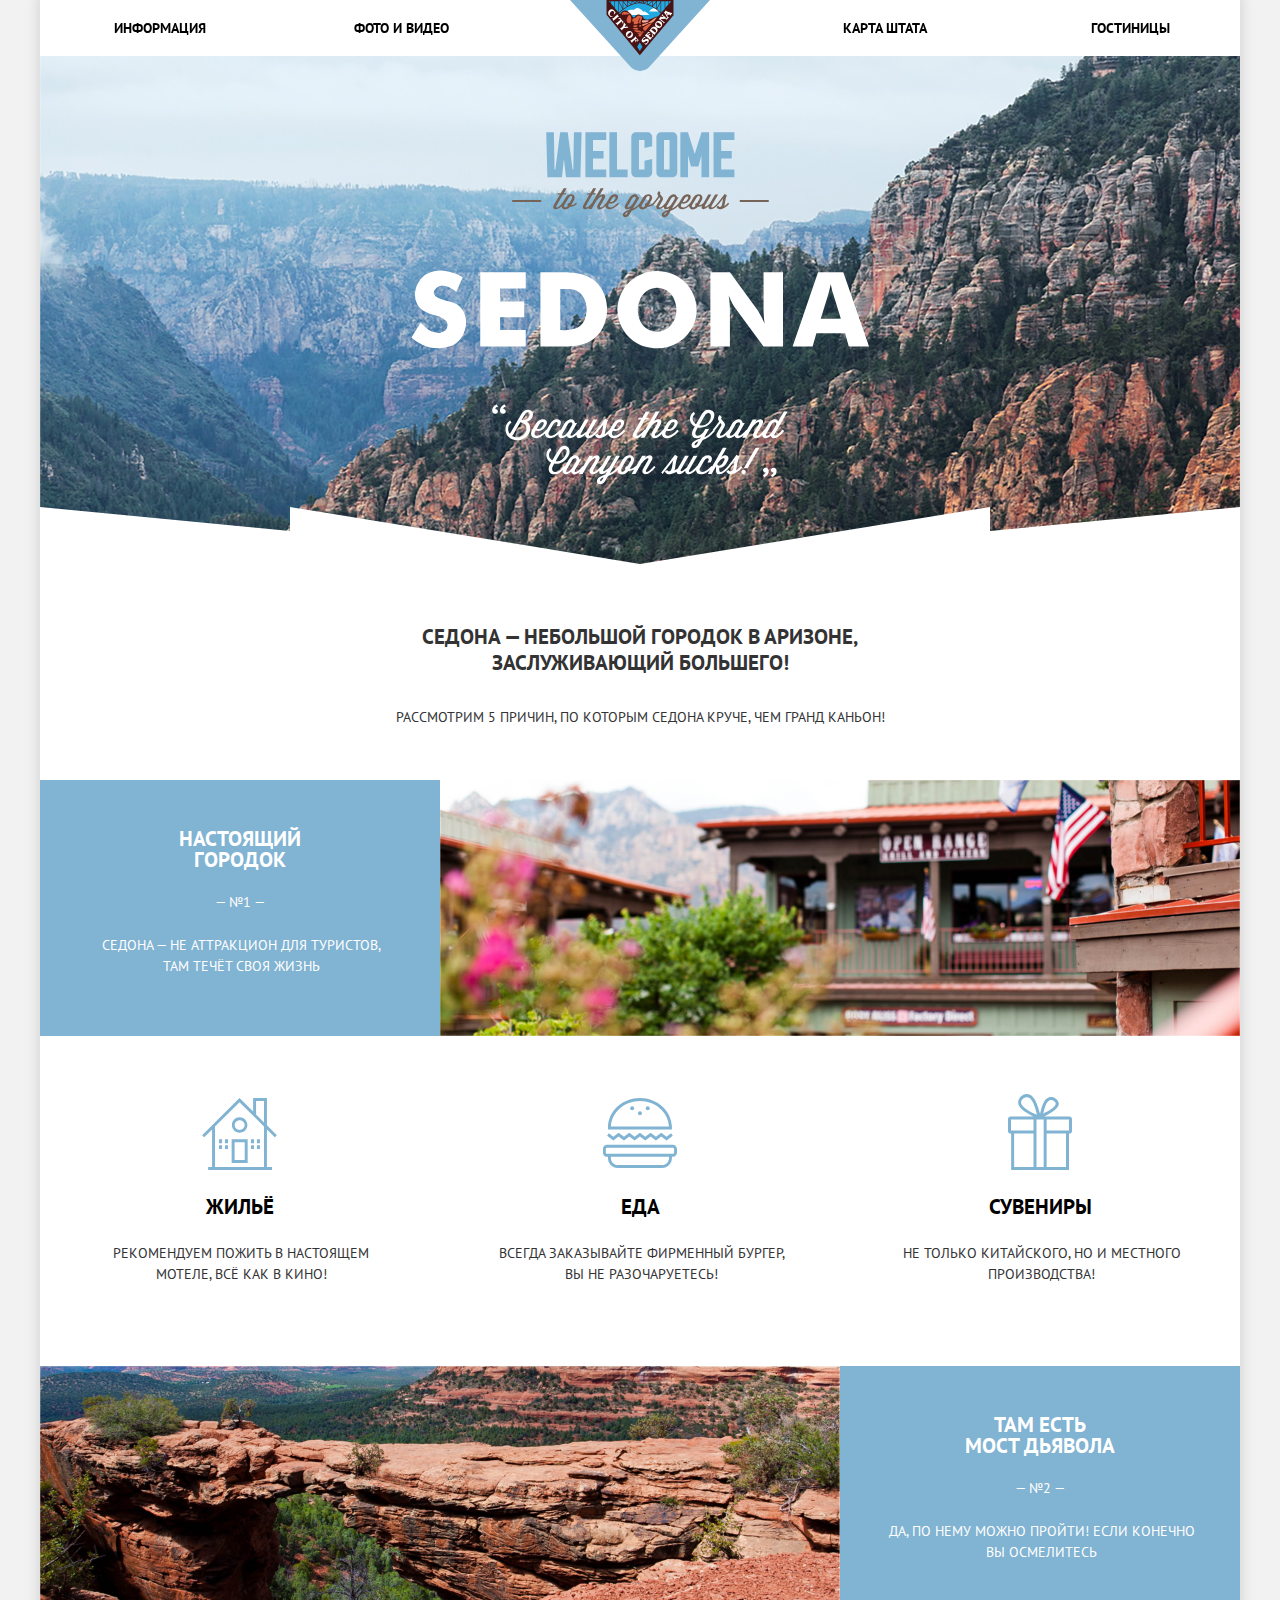
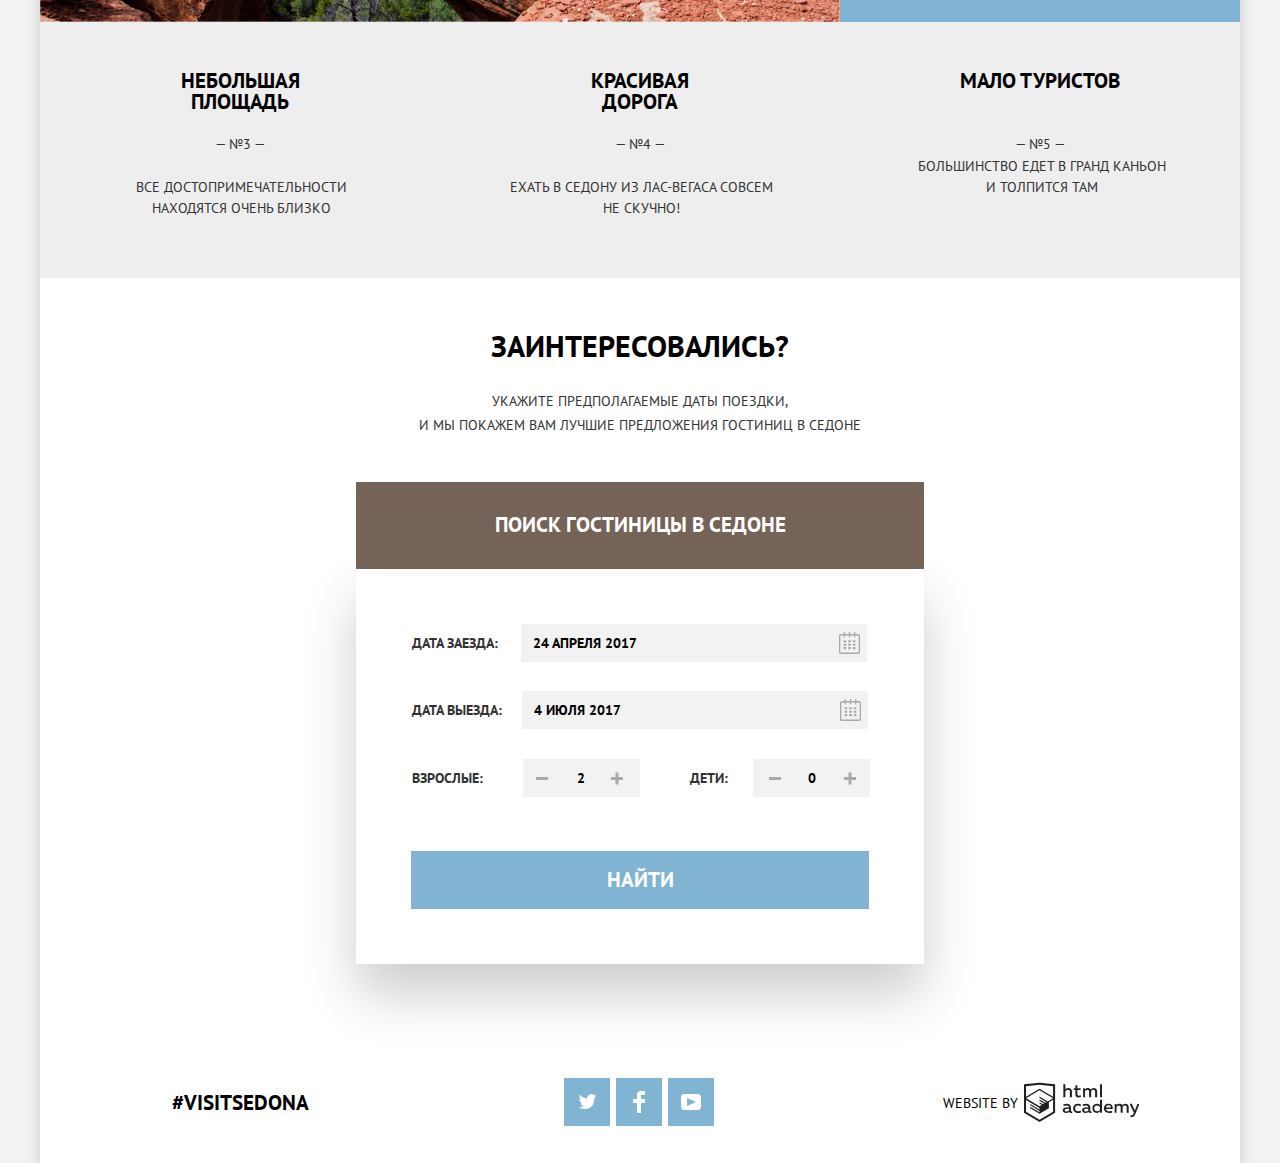
<file: index.html>
<!DOCTYPE html>
<html lang="ru">

<head>
	<meta charset="utf-8">
	<title>HTML Academy: Седона</title>
	<link rel="stylesheet" href="css/normalize.css">
	<link href="https://fonts.googleapis.com/css?family=PT+Sans:400,700&amp;subset=cyrillic" rel="stylesheet">
	<link rel="stylesheet" href="css/style.min.css">
</head>

<body>
	<header class="page-header">
		<nav class="site-navigation">
			<ul class="site-navigation-list">
				<li class="site-navigation-item"><a href="#">Информация</a></li>
				<li class="site-navigation-item"><a href="#">Фото и видео</a></li>
				<li class="site-navigation-item"><a href="#">Карта штата</a></li>
				<li class="site-navigation-item"><a href="catalog.html">Гостиницы</a></li>
			</ul>
			<a class="header-logo">
                   <img src="img/logo-sedona.svg" width="140" height="71" alt="sity of Sedona">
				   </a>
		</nav>
	</header>
	<main class="container">
		<div class="postcard">
			<img src="img/intro-welcome.svg" class="welcome" width="459" height="353" alt="welcome to the gorgeous Sedona">
		</div>
		<div class="preface">
			<p>Седона — небольшой городок в Аризоне, заслуживающий большего!</p>
			<p>Рассмотрим 5 причин, по которым Седона круче, чем Гранд Каньон!</p>
		</div>
		<section class="advantages">
			<h2 class="visually-hidden">Преимущества</h2>
			<ul class="advantages-list">
				<li class="advantages-item advantages-item_l">
					<div class="advantages-content advantages-number advantages-content_blue">
						<h3>Настоящий городок</h3>
						<p>Седона — не аттракцион для туристов, там течёт своя жизнь</p>
					</div>
					<div class="advantages-image">
						<img src="img/layer-10@3x.jpg" width="800" height="256" alt="City sedona">
					</div>
				</li>
				<li class="advantages-item_s advantages-item">
					<div class="advantages-content advantages-content_white house">
						<h3>Жильё</h3>
						<p>Рекомендуем пожить в настоящем мотеле, всё как в кино!</p>
					</div>
				</li>
				<li class="advantages-item_s advantages-item">
					<div class="advantages-content advantages-content_white food">
						<h3>Еда</h3>
						<p>Всегда заказывайте фирменный бургер, вы не разочаруетесь!</p>
					</div>
				</li>
				<li class="advantages-item_s advantages-item">
					<div class="advantages-content advantages-content_white souvenirs">
						<h3>Сувениры</h3>
						<p>Не только китайского, но и местного производства!</p>
					</div>
				</li>
				<li class="advantages-item advantages-item_l">
					<div class="advantages-image">
						<img src="img/layer-5@3x.jpg" width="800" height="256" alt="the devil's bridge">
					</div>
					<div class="advantages-content advantages-number advantages-content_blue">
						<h3>Там есть<br> мост дьявола</h3>
						<p>Да, по нему можно пройти! Если конечно вы осмелитесь</p>
					</div>
				</li>
				<li class="advantages-item advantages-item_s advantages-number advantages-content_gray advantages-content">
					<h3>Небольшая площадь</h3>
					<p>Все достопримечательности находятся&nbsp;очень близко</p>
				</li>
				<li class="advantages-item advantages-item_s advantages-number advantages-content_gray advantages-content">
					<h3>Красивая дорога</h3>
					<p>Ехать в&nbsp;Седону из&nbsp;Лас-Вегаса совсем не&nbsp;скучно!</p>
				</li>
				<li class="advantages-item advantages-item_s advantages-number advantages-content_gray advantages-content">
					<h3>Мало туристов</h3>
					<p>Большинство едет в Гранд Каньон и&nbsp;толпится там</p>
				</li>
			</ul>
		</section>
		<section class="search">
			<h2>Заинтересовались?</h2>
			<p>Укажите предполагаемые даты поездки,<br> и мы покажем вам лучшие предложения гостиниц в седоне</p>
			<a href="#" class="button modal-button">Поиск гостиницы в Седоне</a>
			<div class="modal">
				<form class="offers" action="https://echo.htmlacademy.ru" method="post">
					<div class="search-item_arrival_departure">
						<div class="search-item search-item_arrival">
							<label for="arrival">Дата&#160;заезда:</label>
							<div class="search-input">
								<input id="arrival" type="text" name="arr-date" value="24 апреля 2017" placeholder="24 апреля 2017">
								<svg xmlns="http://www.w3.org/2000/svg" width="21" height="22" viewBox="0 0 21 22">
    <path d="M19.251 2.025h-2.845V.648c0-.381-.294-.689-.656-.689-.363 0-.656.308-.656.689v1.377h-3.938V.648c0-.381-.294-.689-.655-.689-.363 0-.657.308-.657.689v1.377H5.906V.648c0-.381-.294-.689-.656-.689-.363 0-.657.308-.657.689v1.377H1.75C.784 2.025 0 2.847 0 3.862v16.302C0 21.179.784 22 1.75 22h17.501c.966 0 1.749-.821 1.749-1.836V3.862c0-1.015-.783-1.837-1.749-1.837zm.437 18.139a.448.448 0 0 1-.437.459H1.75a.45.45 0 0 1-.438-.459V3.862a.45.45 0 0 1 .438-.459h2.844v1.378c0 .381.294.689.657.689.362 0 .656-.308.656-.689V3.403h3.938v1.378c0 .381.294.689.657.689.361 0 .655-.308.655-.689V3.403h3.938v1.378c0 .381.293.689.656.689.362 0 .656-.308.656-.689V3.403h2.845c.241 0 .437.206.437.459v16.302z"/>
    <path d="M4.594 8.225h2.625v2.066H4.594zM4.594 11.668h2.625v2.067H4.594zM4.594 15.112h2.625v2.066H4.594zM9.188 15.112h2.625v2.066H9.188zM9.188 11.668h2.625v2.067H9.188zM9.188 8.225h2.625v2.066H9.188zM13.781 15.112h2.625v2.066h-2.625zM13.781 11.668h2.625v2.067h-2.625zM13.781 8.225h2.625v2.066h-2.625z"/>
</svg>
							</div>
						</div>
						<div class="search-item search-item_departure">
							<label for="departure">Дата&#160;выезда:</label>
							<div class="search-input">
								<input id="departure" type="text" name="dep-date" value="4 июля 2017" placeholder="4 июля 2017">
								<svg xmlns="http://www.w3.org/2000/svg" width="21" height="22" viewBox="0 0 21 22">
    <path d="M19.251 2.025h-2.845V.648c0-.381-.294-.689-.656-.689-.363 0-.656.308-.656.689v1.377h-3.938V.648c0-.381-.294-.689-.655-.689-.363 0-.657.308-.657.689v1.377H5.906V.648c0-.381-.294-.689-.656-.689-.363 0-.657.308-.657.689v1.377H1.75C.784 2.025 0 2.847 0 3.862v16.302C0 21.179.784 22 1.75 22h17.501c.966 0 1.749-.821 1.749-1.836V3.862c0-1.015-.783-1.837-1.749-1.837zm.437 18.139a.448.448 0 0 1-.437.459H1.75a.45.45 0 0 1-.438-.459V3.862a.45.45 0 0 1 .438-.459h2.844v1.378c0 .381.294.689.657.689.362 0 .656-.308.656-.689V3.403h3.938v1.378c0 .381.294.689.657.689.361 0 .655-.308.655-.689V3.403h3.938v1.378c0 .381.293.689.656.689.362 0 .656-.308.656-.689V3.403h2.845c.241 0 .437.206.437.459v16.302z"/>
    <path d="M4.594 8.225h2.625v2.066H4.594zM4.594 11.668h2.625v2.067H4.594zM4.594 15.112h2.625v2.066H4.594zM9.188 15.112h2.625v2.066H9.188zM9.188 11.668h2.625v2.067H9.188zM9.188 8.225h2.625v2.066H9.188zM13.781 15.112h2.625v2.066h-2.625zM13.781 11.668h2.625v2.067h-2.625zM13.781 8.225h2.625v2.066h-2.625z"/>
</svg>
							</div>
						</div>
					</div>
					<div class="search-inner">
						<div class="search-item search-item_adults">
							<label for="adults">Взрослые:</label>
							<div class="search-wrapper">
								<input id="adults" type="text" name="num" value="2" placeholder="2">
								<span class="search-btn search-btn_minus search-btn_minus_adult">Минус</span>
								<span class="search-btn search-btn_plus search-btn_plus_adult">Плюс</span>
							</div>
						</div>
						<div class="search-item search-item_children">
							<label for="children">Дети:</label>
							<div class="search-wrapper">
								<input id="children" type="text" name="num_1" value="0" placeholder="0">
								<span class="search-btn search-btn_minus search-btn_minus_children">Минус</span>
								<span class="search-btn search-btn_plus search-btn_plus_children">Плюс</span>
							</div>
						</div>
					</div>
					<button class="button-search" type="submit">Найти</button>
				</form>
			</div>
			<div class="google-maps">
				<iframe src="https://www.google.com/maps/embed?pb=!1m14!1m8!1m3!1d26190.46242550564!2d-111.78449344063218!3d34.86105634284522!3m2!1i1024!2i768!4f13.1!3m3!1m2!1s0x872da132f942b00d%3A0x5548c523fa6c8efd!2z0KHQtdC00L7QvdCwLCDQkNGA0LjQt9C-0L3QsCA4NjMzNiwg0KHQqNCQ!5e0!3m2!1sru!2sru!4v1536404509438" width="1200" height="588" style="border:0" allowfullscreen></iframe>
			</div>
			<div class="map">
				<img src="img/map@3x.jpg" width="1200" height="593" alt="map">
			</div>
		</section>
	</main>
	<footer class="page-footer page-footer_1ndex">
		<p class="footer-hashtag">#visitsedona</p>
		<ul class="footer-social">
			<li><a class="social-button" href="#"><span class="visually-hidden">Твиттер</span>
			<svg xmlns="http://www.w3.org/2000/svg" xmlns:xlink="http://www.w3.org/1999/xlink" width="17" height="15" viewBox="0 0 17 15"><path fill="#FFF" d="M10.95.144c1.685-.496 2.984.27 3.577 1.179.673-.231 1.331-.481 2.011-.708a2.345 2.345 0 0 1-.857 1.768c.685.17 1.304-.491 1.304-.491-.169 1-1.006 1.788-1.563 2.024-.231 6.75-3.175 11.217-10.077 11.082h-.446c-.41 0-4.164-.46-4.898-1.887 2.271.196 3.893-.422 4.693-1.177-.96-.3-2.679-.477-2.979-2.95.349.106.564.228 1.19.119C1.705 8.247.374 7.53.448 5.33c.285.328 1.067.536 1.34.472C1.085 5.561-.182 2.442.894.85c1.818 1.854 3.735 3.606 7.152 3.773C8.254 2.33 9.183.793 10.95.144z"/></svg>
			</a></li>
			<li><a class="social-button" href="#"><span class="visually-hidden">Фейсбук</span>
			<svg xmlns="http://www.w3.org/2000/svg" width="12" height="22" viewBox="0 0 12 22"><path fill="#FFF" d="M12 4V0H8a4 4 0 0 0-4 4v4H0v4h4v10h4V12h4V8H8V4h4z"/></svg>
			</a></li>
			<li><a class="social-button" href="#"><span class="visually-hidden">Ютуб</span>
			<svg xmlns="http://www.w3.org/2000/svg" xmlns:xlink="http://www.w3.org/1999/xlink" width="20" height="16" viewBox="0 0 20 16"><path fill="#FFF" d="M17 0H3C1.35 0 0 1.35 0 3v10c0 1.65 1.35 3 3 3h14c1.65 0 3-1.35 3-3V3c0-1.65-1.35-3-3-3zM6.027 11.998V4.002L15.014 8l-8.987 3.998z"/></svg>

			</a></li>
		</ul>
		<div class="footer-copyright">
			<p>Website by</p>
			<a href="https://htmlacademy.ru/intensive/htmlcss"><span class="visually-hidden">HTML Academy</span><svg class="name-logo" xmlns="http://www.w3.org/2000/svg" width="115px"
height="41px" data-name="Layer 1" viewBox="0 0 113 39">
 <path fill="#231f20" d="M46.84 28.22a2.07 2.07 0 0 0 .58-.11v1.4a3.41 3.41 0 0 1-1.24.22 1.75 1.75 0 0 1-1.75-1 5.08 5.08 0 0 1-3.3 1.13c-1.59 0-3.06-.87-3.06-2.68 0-2.24 2.08-2.93 3.9-2.93a11.63 11.63 0 0 1 2.28.26v-.31c0-1.09-.8-1.86-2.3-1.86a7.79 7.79 0 0 0-3.15.67v-1.79a10.72 10.72 0 0 1 3.35-.58c2.48 0 4 1.18 4 3.83v3.14a.57.57 0 0 0 .69.61zm-6.76-1.19a1.42 1.42 0 0 0 1.64 1.29 3.56 3.56 0 0 0 2.53-1v-1.51a10.21 10.21 0 0 0-1.9-.22c-1.1.01-2.27.35-2.27 1.45zM53.06 20.62a5.29 5.29 0 0 1 2.7.67v1.79a4.28 4.28 0 0 0-2.42-.73 2.89 2.89 0 1 0 0 5.76 5.26 5.26 0 0 0 2.55-.67v1.8a6.58 6.58 0 0 1-2.9.6 4.42 4.42 0 0 1-4.72-4.54 4.54 4.54 0 0 1 4.79-4.68zM65.84 28.22a2.07 2.07 0 0 0 .58-.11v1.4a3.41 3.41 0 0 1-1.24.22 1.75 1.75 0 0 1-1.75-1 5.08 5.08 0 0 1-3.3 1.13c-1.59 0-3.06-.87-3.06-2.68 0-2.24 2.08-2.93 3.9-2.93a11.63 11.63 0 0 1 2.28.26v-.31c0-1.09-.8-1.86-2.3-1.86a7.79 7.79 0 0 0-3.15.67v-1.79a10.72 10.72 0 0 1 3.35-.58c2.48 0 4 1.18 4 3.83v3.14a.57.57 0 0 0 .69.61zm-6.76-1.19a1.42 1.42 0 0 0 1.64 1.29 3.56 3.56 0 0 0 2.53-1v-1.51a10.21 10.21 0 0 0-1.9-.22c-1.11.01-2.27.35-2.27 1.45zM76.67 16.85v12.76h-1.76v-1.39a4.07 4.07 0 0 1-3.35 1.62 4.62 4.62 0 0 1 0-9.22 4 4 0 0 1 3.15 1.37v-5.14h2zm-4.76 5.48a2.9 2.9 0 0 0 0 5.8 3 3 0 0 0 2.79-1.84v-2.13a3.06 3.06 0 0 0-2.79-1.83zM82.99 20.62c3.48 0 4.68 2.81 4.12 5.34h-6.58c.22 1.57 1.75 2.22 3.35 2.22a6.41 6.41 0 0 0 2.77-.62v1.68a7.5 7.5 0 0 1-3.14.6c-2.68 0-5-1.53-5-4.61a4.39 4.39 0 0 1 4.48-4.61zm.09 1.62a2.39 2.39 0 0 0-2.57 2.26h4.85a2.06 2.06 0 0 0-2.28-2.26zM89.1 29.61v-8.75h1.73v1.09a4 4 0 0 1 2.92-1.33 3 3 0 0 1 2.73 1.4 4.33 4.33 0 0 1 3.06-1.4 3.21 3.21 0 0 1 3.32 3.52v5.47h-2V24.2a1.67 1.67 0 0 0-1.73-1.84 2.94 2.94 0 0 0-2.17 1.18V29.61h-2V24.2a1.67 1.67 0 0 0-1.73-1.84 3.11 3.11 0 0 0-2.32 1.35v5.91h-2zM111.47 20.86h2l-4.1 9.93c-.95 2.28-2.19 3-3.52 3a5 5 0 0 1-1.15-.15v-1.66a3 3 0 0 0 .89.13c.95 0 1.66-.67 2.17-2l.18-.44-4.16-8.82h2.13l3 6.6zM40.66 1.53v5a4 4 0 0 1 2.83-1.2A3.41 3.41 0 0 1 47.1 8.9v5.41h-2V9.15a1.9 1.9 0 0 0-2-2.1 3.08 3.08 0 0 0-2.44 1.46v5.8h-2V1.53h2zM52.43 2.42v3.12h3.17v1.71h-3.17v4c0 1.15.53 1.53 1.66 1.53a4.71 4.71 0 0 0 1.77-.35v1.68a7.14 7.14 0 0 1-2.35.38 2.68 2.68 0 0 1-3-2.88V7.23h-1.6V5.52h1.57V2.88zM58.1 14.29V5.54h1.73v1.09a4 4 0 0 1 2.92-1.33 3 3 0 0 1 2.73 1.4 4.33 4.33 0 0 1 3.06-1.4 3.21 3.21 0 0 1 3.32 3.52v5.47h-2V8.88a1.67 1.67 0 0 0-1.73-1.84 2.94 2.94 0 0 0-2.17 1.18V14.29h-2V8.88a1.67 1.67 0 0 0-1.73-1.84 3.11 3.11 0 0 0-2.32 1.35v5.91h-2zM74.72 1.52h1.95v12.76h-1.95zM15.44.02h-.16L0 1.62v28l15.28 9.09 15.28-9.09v-28zm13.12 28.45l-13.28 7.9L2 28.47V16.99l13.22 7.87v1.43l-9.07-5.4v1.38l9.11 5.47v1.46l-9.1-5.42v1.38l9.11 5.47 9.19-5.5V19.22l4.1-2.45v11.67zm0-13.16l-3.65 2.14-1.68 1-8-4.76v1.38l6.84 4.07h-.06l-.15.09-1 .57-5.64-3.36v1.38l4.45 2.65-1.05.7-3.36-2v1.38l2.21 1.3-2.25 1.35-13.16-7.82 13.17-7.92zm0-1.39L15.21 6.05l-13.2 7.86V3.41l13.28-1.39 13.28 1.39v10.51z"/>
</svg>
			</a>
		</div>
	</footer>
	<script src="js/script.min.js"></script>
</body>

</html>
</file>
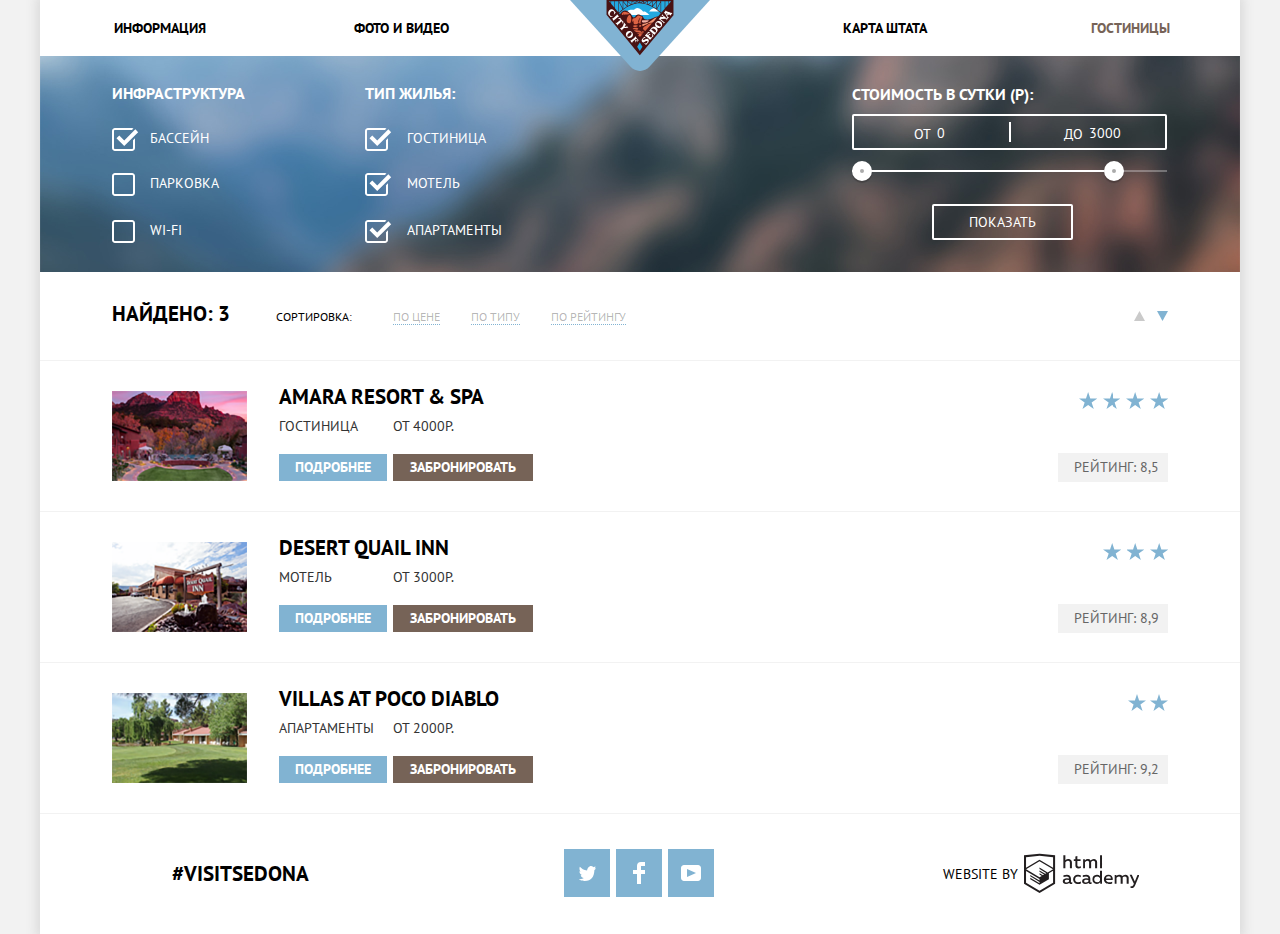
<file: catalog.html>
<!DOCTYPE html>
<html lang="ru">

<head>
	<meta charset="utf-8">
	<title>HTML Academy: Седона</title>
	<link rel="stylesheet" href="css/normalize.css">
	<link href="https://fonts.googleapis.com/css?family=PT+Sans:400,700&amp;subset=cyrillic" rel="stylesheet">
	<link rel="stylesheet" href="css/style.css">
</head>

<body>
	<header class="page-header">
		<nav class="site-navigation">
			<ul class="site-navigation-list">
				<li class="site-navigation-item"><a href="#">Информация</a></li>
				<li class="site-navigation-item"><a href="#">Фото и видео</a></li>
				<li class="site-navigation-item"><a href="#">Карта штата</a></li>
				<li class="site-navigation-item site-navigation-item_activ"><a href="#">Гостиницы</a></li>
			</ul>
			<a class="header-logo" href="index.html">
                   <img src="img/logo-sedona.svg" width="140" height="71" alt="sity of Sedona">
				   </a>
		</nav>
	</header>
	<form class="selection" method="get" action="https://echo.htmlacademy.ru">
		<div class="holder">
			<div class="infrastructure">
				<fieldset class="inner">
					<legend>Инфраструктура</legend>
					<ul>
						<li>
							<label class="checkbox-item">
								<input type="checkbox" name="pool" class="visually-hidden checkbox" checked><span class="checkbox-pool"></span>
								Бассейн
			  </label>
						</li>
						<li>
							<label class="checkbox-item">
								<input type="checkbox" name="parking" class="visually-hidden checkbox"><span class="checkbox-pool"></span>
								Парковка
			  </label>
						</li>
						<li>
							<label class="checkbox-item">
								<input type="checkbox" name="wi-fi" class="visually-hidden checkbox"><span class="checkbox-pool"></span>
								Wi-Fi
			  </label>
						</li>
					</ul>
				</fieldset>
			</div>
			<div class="type-of-housing">
				<fieldset class="inner">
					<legend>Тип жилья:</legend>
					<ul>
						<li>
							<label class="checkbox-item">
        		<input type="checkbox" name="hotel" class="visually-hidden checkbox" checked>
							<span class="checkbox-pool"></span>
					Гостиница
			  </label>
						</li>
						<li>
							<label class="checkbox-item">
							<input type="checkbox" name="motel" class="visually-hidden checkbox" checked><span class="checkbox-pool"></span>
							Мотель
			  </label>
						</li>
						<li>
							<label class="checkbox-item">
								<input type="checkbox" name="apartments" class="visually-hidden checkbox" checked><span class="checkbox-pool"></span>
								Апартаменты
			  </label>
						</li>
					</ul>
				</fieldset>
			</div>
		</div>
		<div class="filter-range">
			<div class="filter-range-title">Стоимость в&nbsp;сутки (р):</div>
			<div class="price-controls">
				<label class="min-price" style="vertical-align: top;">
                    <span style="vertical-align: middle;">от</span>
                    <input type="text" name="min-price" value="0" style="line-height: 1.15; vertical-align: middle;"></label>
				<label class="max-price" style="vertical-align: top;">
                    <span style="vertical-align: middle;">до</span>
                    <input type="text" name="max-price" value="3000" style="line-height: 1.15; vertical-align: middle;"></label>
			</div>
			<div class="range-controls">
				<div class="scale">
					<div class="bar"></div>
				</div>
				<div class="range-toggle range-toggle-min"></div>
				<div class="range-toggle range-toggle-max"></div>
			</div>
			<button class="btn-transparent" type="submit">Показать</button>
		</div>
	</form>
	<main class="catalog-main">
		<section class="filters">
			<div class="output">
				<h2 class="visually-hidden">Фильтр гостиниц</h2>
				<p>Найдено:&#160;3</p>
				<p>Сортировка:</p>
			</div>
			<ul class="sorting">
				<li class="sorting-item sorting-item_active"><a>По&#160;цене</a></li>
				<li class="sorting-item"><a href="#">По&#160;типу</a></li>
				<li class="sorting-item"><a href="#">По&#160;рейтингу</a></li>
				<li class="icon-dir icon-dir_up">
					<svg xmlns="http://www.w3.org/2000/svg" width="11" height="10" viewBox="0 0 11 10"><path fill="#cacaca" d="M5.5 0L0 10h11z"/></svg>
				</li>
				<li class="icon-dir icon-dir_down">
					<svg xmlns="http://www.w3.org/2000/svg" width="11" height="10" viewBox="0 0 11 10"><path fill="#81b3d2" d="M5.5 10L0 0h11"/></svg>
				</li>
			</ul>
		</section>
		<section class="catalog">
			<h2 class="visually-hidden">Список гостиниц</h2>
			<div class="hotel">
				<div class="hotel-pictures">
					<img src="img/layer-21@3x.png" width="135" height="90" alt="Amara Resort">
				</div>
				<div class="hotel-content">
					<div class="hotel-row">
						<h3 class="hotel-name">
							<a href="#">Amara Resort &amp; Spa</a>
						</h3>
						<div class="hotel-stars hotel-stars_first"></div>
					</div>
					<div class="hotel-row">
						<p class="hotel-text">Гостиница</p>
						<p class="hotel-text">От&nbsp;4000р.</p>
					</div>
					<div class="hotel-row">
						<a class="more btn" href="#">Подробнее</a>
						<a class="book btn" href="#">Забронировать</a>
						<span class="hotel-rating">Рейтинг:&#160;8,5</span>
					</div>
				</div>
			</div>
			<div class="hotel">
				<div class="hotel-pictures">
					<img src="img/layer-89-copy@3x.png" width="135" height="90" alt="Desert Quail Inn">
				</div>
				<div class="hotel-content">
					<div class="hotel-row">
						<h3 class="hotel-name">
							<a href="#">Desert Quail Inn</a>
						</h3>
						<div class="hotel-stars hotel-stars_second"></div>
					</div>
					<div class="hotel-row">
						<p class="hotel-text">Мотель</p>
						<p class="hotel-text">От&nbsp;3000р.</p>
					</div>
					<div class="hotel-row">
						<a class="more btn" href="#">Подробнее</a>
						<a class="book btn" href="#">Забронировать</a>
						<span class="hotel-rating">Рейтинг:&#160;8,9</span>
					</div>
				</div>
			</div>
			<div class="hotel">
				<div class="hotel-pictures">
					<img src="img/layer-22@3x.png" width="135" height="90" alt="Villas at Poco Diablo">
				</div>
				<div class="hotel-content">
					<div class="hotel-row">
						<h3 class="hotel-name">
							<a href="#">Villas at Poco Diablo</a>
						</h3>
						<div class="hotel-stars hotel-stars_third"></div>
					</div>
					<div class="hotel-row">
						<p class="hotel-text">Апартаменты</p>
						<p class="hotel-text">От&nbsp;2000р.</p>
					</div>
					<div class="hotel-row">
						<a class="more btn" href="#">Подробнее</a>
						<a class="book btn" href="#">Забронировать</a>
						<span class="hotel-rating">Рейтинг:&#160;9,2</span>
					</div>
				</div>
			</div>
		</section>
	</main>
	<footer class="page-footer">
		<p class="footer-hashtag">#visitsedona</p>
		<ul class="footer-social">
			<li><a class="social-button" href="#"><span class="visually-hidden">Твиттер</span>
			<svg xmlns="http://www.w3.org/2000/svg" xmlns:xlink="http://www.w3.org/1999/xlink" width="17" height="15" viewBox="0 0 17 15"><path fill="#FFF" d="M10.95.144c1.685-.496 2.984.27 3.577 1.179.673-.231 1.331-.481 2.011-.708a2.345 2.345 0 0 1-.857 1.768c.685.17 1.304-.491 1.304-.491-.169 1-1.006 1.788-1.563 2.024-.231 6.75-3.175 11.217-10.077 11.082h-.446c-.41 0-4.164-.46-4.898-1.887 2.271.196 3.893-.422 4.693-1.177-.96-.3-2.679-.477-2.979-2.95.349.106.564.228 1.19.119C1.705 8.247.374 7.53.448 5.33c.285.328 1.067.536 1.34.472C1.085 5.561-.182 2.442.894.85c1.818 1.854 3.735 3.606 7.152 3.773C8.254 2.33 9.183.793 10.95.144z"/></svg>
			</a></li>
			<li><a class="social-button" href="#"><span class="visually-hidden">Фейсбук</span>
			<svg xmlns="http://www.w3.org/2000/svg" width="12" height="22" viewBox="0 0 12 22"><path fill="#FFF" d="M12 4V0H8a4 4 0 0 0-4 4v4H0v4h4v10h4V12h4V8H8V4h4z"/></svg>
			</a></li>
			<li><a class="social-button" href="#"><span class="visually-hidden">Ютуб</span>
			<svg xmlns="http://www.w3.org/2000/svg" xmlns:xlink="http://www.w3.org/1999/xlink" width="20" height="16" viewBox="0 0 20 16"><path fill="#FFF" d="M17 0H3C1.35 0 0 1.35 0 3v10c0 1.65 1.35 3 3 3h14c1.65 0 3-1.35 3-3V3c0-1.65-1.35-3-3-3zM6.027 11.998V4.002L15.014 8l-8.987 3.998z"/></svg>

			</a></li>
		</ul>
		<div class="footer-copyright">
			<p>Website by</p>
			<a href="https://htmlacademy.ru/intensive/htmlcss"><span class="visually-hidden">HTML Academy</span><svg class="name-logo" xmlns="http://www.w3.org/2000/svg" width="115px"
height="41px" data-name="Layer 1" viewBox="0 0 113 39">
 <path fill="#231f20" d="M46.84 28.22a2.07 2.07 0 0 0 .58-.11v1.4a3.41 3.41 0 0 1-1.24.22 1.75 1.75 0 0 1-1.75-1 5.08 5.08 0 0 1-3.3 1.13c-1.59 0-3.06-.87-3.06-2.68 0-2.24 2.08-2.93 3.9-2.93a11.63 11.63 0 0 1 2.28.26v-.31c0-1.09-.8-1.86-2.3-1.86a7.79 7.79 0 0 0-3.15.67v-1.79a10.72 10.72 0 0 1 3.35-.58c2.48 0 4 1.18 4 3.83v3.14a.57.57 0 0 0 .69.61zm-6.76-1.19a1.42 1.42 0 0 0 1.64 1.29 3.56 3.56 0 0 0 2.53-1v-1.51a10.21 10.21 0 0 0-1.9-.22c-1.1.01-2.27.35-2.27 1.45zM53.06 20.62a5.29 5.29 0 0 1 2.7.67v1.79a4.28 4.28 0 0 0-2.42-.73 2.89 2.89 0 1 0 0 5.76 5.26 5.26 0 0 0 2.55-.67v1.8a6.58 6.58 0 0 1-2.9.6 4.42 4.42 0 0 1-4.72-4.54 4.54 4.54 0 0 1 4.79-4.68zM65.84 28.22a2.07 2.07 0 0 0 .58-.11v1.4a3.41 3.41 0 0 1-1.24.22 1.75 1.75 0 0 1-1.75-1 5.08 5.08 0 0 1-3.3 1.13c-1.59 0-3.06-.87-3.06-2.68 0-2.24 2.08-2.93 3.9-2.93a11.63 11.63 0 0 1 2.28.26v-.31c0-1.09-.8-1.86-2.3-1.86a7.79 7.79 0 0 0-3.15.67v-1.79a10.72 10.72 0 0 1 3.35-.58c2.48 0 4 1.18 4 3.83v3.14a.57.57 0 0 0 .69.61zm-6.76-1.19a1.42 1.42 0 0 0 1.64 1.29 3.56 3.56 0 0 0 2.53-1v-1.51a10.21 10.21 0 0 0-1.9-.22c-1.11.01-2.27.35-2.27 1.45zM76.67 16.85v12.76h-1.76v-1.39a4.07 4.07 0 0 1-3.35 1.62 4.62 4.62 0 0 1 0-9.22 4 4 0 0 1 3.15 1.37v-5.14h2zm-4.76 5.48a2.9 2.9 0 0 0 0 5.8 3 3 0 0 0 2.79-1.84v-2.13a3.06 3.06 0 0 0-2.79-1.83zM82.99 20.62c3.48 0 4.68 2.81 4.12 5.34h-6.58c.22 1.57 1.75 2.22 3.35 2.22a6.41 6.41 0 0 0 2.77-.62v1.68a7.5 7.5 0 0 1-3.14.6c-2.68 0-5-1.53-5-4.61a4.39 4.39 0 0 1 4.48-4.61zm.09 1.62a2.39 2.39 0 0 0-2.57 2.26h4.85a2.06 2.06 0 0 0-2.28-2.26zM89.1 29.61v-8.75h1.73v1.09a4 4 0 0 1 2.92-1.33 3 3 0 0 1 2.73 1.4 4.33 4.33 0 0 1 3.06-1.4 3.21 3.21 0 0 1 3.32 3.52v5.47h-2V24.2a1.67 1.67 0 0 0-1.73-1.84 2.94 2.94 0 0 0-2.17 1.18V29.61h-2V24.2a1.67 1.67 0 0 0-1.73-1.84 3.11 3.11 0 0 0-2.32 1.35v5.91h-2zM111.47 20.86h2l-4.1 9.93c-.95 2.28-2.19 3-3.52 3a5 5 0 0 1-1.15-.15v-1.66a3 3 0 0 0 .89.13c.95 0 1.66-.67 2.17-2l.18-.44-4.16-8.82h2.13l3 6.6zM40.66 1.53v5a4 4 0 0 1 2.83-1.2A3.41 3.41 0 0 1 47.1 8.9v5.41h-2V9.15a1.9 1.9 0 0 0-2-2.1 3.08 3.08 0 0 0-2.44 1.46v5.8h-2V1.53h2zM52.43 2.42v3.12h3.17v1.71h-3.17v4c0 1.15.53 1.53 1.66 1.53a4.71 4.71 0 0 0 1.77-.35v1.68a7.14 7.14 0 0 1-2.35.38 2.68 2.68 0 0 1-3-2.88V7.23h-1.6V5.52h1.57V2.88zM58.1 14.29V5.54h1.73v1.09a4 4 0 0 1 2.92-1.33 3 3 0 0 1 2.73 1.4 4.33 4.33 0 0 1 3.06-1.4 3.21 3.21 0 0 1 3.32 3.52v5.47h-2V8.88a1.67 1.67 0 0 0-1.73-1.84 2.94 2.94 0 0 0-2.17 1.18V14.29h-2V8.88a1.67 1.67 0 0 0-1.73-1.84 3.11 3.11 0 0 0-2.32 1.35v5.91h-2zM74.72 1.52h1.95v12.76h-1.95zM15.44.02h-.16L0 1.62v28l15.28 9.09 15.28-9.09v-28zm13.12 28.45l-13.28 7.9L2 28.47V16.99l13.22 7.87v1.43l-9.07-5.4v1.38l9.11 5.47v1.46l-9.1-5.42v1.38l9.11 5.47 9.19-5.5V19.22l4.1-2.45v11.67zm0-13.16l-3.65 2.14-1.68 1-8-4.76v1.38l6.84 4.07h-.06l-.15.09-1 .57-5.64-3.36v1.38l4.45 2.65-1.05.7-3.36-2v1.38l2.21 1.3-2.25 1.35-13.16-7.82 13.17-7.92zm0-1.39L15.21 6.05l-13.2 7.86V3.41l13.28-1.39 13.28 1.39v10.51z"/>
</svg>
			</a>
		</div>
	</footer>
</body>

</html>
</file>
<file: css/style.css>
body {
	font-family: 'PT Sans', Arial, sans-serif;
	font-size: 14px;
	font-weight: 400;
	line-height: 21px;

	position: relative;

	max-width: 1200px;
	margin: 0 auto;
	padding: 0;

	text-transform: uppercase;

	color: #333;
	background-color: #f2f2f2;
	-webkit-box-shadow: 0 0 10px 4px #dbdbdb;
	box-shadow: 0 0 10px 4px #dbdbdb;
}

a {
	text-decoration: none;
}

img {
	max-width: 100%;
	height: auto;
}

.page-header {
	font-size: 14px;
	font-weight: 700;
	line-height: 26px;

	color: #000;
	background-color: #fff;
}

.site-navigation {
	position: relative;
}

.site-navigation-list {
	display: -webkit-box;
	display: -ms-flexbox;
	display: flex;

	width: 100%;
	margin: 0;
	padding: 0;

	list-style: none;

	-ms-flex-wrap: wrap;
	flex-wrap: wrap;
	-ms-flex-pack: distribute;
	justify-content: space-around;
}


.site-navigation-list li:nth-child(2) {
	margin-right: auto;
	padding-left: 3px;
}

.site-navigation-list li:nth-child(3) {
	margin-right: 7px;
	margin-left: auto;
}

.site-navigation-list li:nth-child(4) {
	margin-right: -10px;
}

.site-navigation-list a {
	display: inline-block;

	-webkit-box-sizing: border-box;
	box-sizing: border-box;
	width: 239px;
	padding: 15px 0;

	-webkit-transition: all .2s linear;
	-o-transition: all .2s linear;
	transition: all .2s linear;
	vertical-align: middle;

	color: #000;
}

.site-navigation-list a:hover,
.site-navigation-list a:focus {
	color: #81b3d2;
}

.site-navigation-list a:active {
	cursor: pointer;

	color: rgba(0, 0, 0, .3);
}

.site-navigation-item {
	text-align: center;
}

.site-navigation-item_activ a {
	color: #766357;
}

.site-navigation-item_activ a:hover,
.site-navigation-item_activ a:focus,
.site-navigation-item_activ a:active {
	cursor: default;

	color: #766357;
}

.header-logo {
	position: absolute;
	z-index: 2;
	top: 0;
	right: 50%;

	margin-right: -70px;
}

.container {
	max-width: 1200px;
	margin: auto;

	background-color: #fff;
}

.welcome {
	margin: auto;
	margin-top: 76px;
}

.postcard {
	position: relative;

	display: -webkit-box;
	display: -ms-flexbox;
	display: flex;

	min-height: 508px;

	border-bottom: 60px solid #fff;
	background-color: #a9a9a9;
	background-image: url(../img/background-photo.jpg);
	background-repeat: no-repeat;
	background-position: 100% 30%;
	background-size: cover;
}

.postcard::after {
	position: absolute;
	bottom: 0;
	left: 0;

	width: 1200px;
	height: 57px;

	content: '';

	background-image: url(../img/polygon.svg);
	background-repeat: no-repeat;
}

.visually-hidden:not(:focus):not(:active),
input[type='checkbox'].visually-hidden,
input[type='radio'].visually-hidden {
	position: absolute;

	overflow: hidden;
	clip: rect(0 0 0 0);

	width: 1px;
	height: 1px;
	margin: -1px;
	padding: 0;

	white-space: nowrap;

	border: 0;

	-webkit-clip-path: inset(100%);
	clip-path: inset(100%);
}

.preface {
	background-color: #fff;
}

.preface p {
	text-align: center;

	background-color: #fff;
}

.preface p:first-child {
	font-size: 21px;
	font-weight: 700;
	line-height: 26px;

	width: 600px;
	margin-top: 0;
	margin-right: auto;
	margin-bottom: 28px;
	margin-left: auto;
}

.preface p:nth-child(2) {
	font-size: 14px;
	font-weight: 400;
	line-height: 26px;

	margin: 0;
	padding-bottom: 50px;
}

.advantages-list {
	display: -webkit-box;
	display: -ms-flexbox;
	display: flex;

	margin: 0;
	padding: 0;

	list-style: none;

	counter-reset: count;

	-webkit-box-pack: justify;
	-ms-flex-pack: justify;
	justify-content: space-between;
	-webkit-box-align: center;
	-ms-flex-align: center;
	align-items: center;
	-ms-flex-wrap: wrap;
	flex-wrap: wrap;
}

.advantages-number {
	position: relative;
}

.advantages-number::before {
	font-family: 'PT Sans', Arial, sans-serif;
	font-size: 14px;
	font-weight: 400;
	line-height: 21px;

	position: absolute;
	position: absolute;
	top: 112px;
	left: 175px;

	content: '— №' counter(count) ' —';
	counter-increment: count;
}

.advantages-number:nth-child(1)::before,
.advantages-number:nth-child(2)::before {
	color: #fff;
}

.advantages-image {
	overflow: hidden;

	-ms-flex-preferred-size: 66.6%;
	flex-basis: 66.6%;
	-webkit-box-flex: 1;
	-ms-flex-positive: 1;
	flex-grow: 1;
}

.advantages-image img {
	display: block;

	width: 100%;
	height: auto;
}

.advantages-item {
	display: -webkit-box;
	display: -ms-flexbox;
	display: flex;

	-webkit-box-sizing: border-box;
	box-sizing: border-box;

	text-align: center;
}

.advantages-item_l {
	overflow: hidden;

	width: 100%;
	height: 256px;
}

.advantages-item_s {
	width: 33.3%;
}

.advantages-content {
	height: 100%;
}

.advantages-content_blue {
	display: -webkit-box;
	display: -ms-flexbox;
	display: flex;
	flex-direction: column;

	margin: 0;
	padding-top: 48px;

	-webkit-box-orient: vertical;
	-webkit-box-direction: normal;
	-ms-flex-direction: column;
	-webkit-box-pack: start;
	-ms-flex-pack: start;
	justify-content: flex-start;
}

.advantages-content_gray {
	display: -webkit-box;
	display: -ms-flexbox;
	display: flex;
	flex-direction: column;

	margin: 0;
	padding-top: 48px;

	-webkit-box-orient: vertical;
	-webkit-box-direction: normal;
	-ms-flex-direction: column;
	-webkit-box-pack: start;
	-ms-flex-pack: start;
	justify-content: flex-start;
	-webkit-box-flex: 1;
	-ms-flex-positive: 1;
	flex-grow: 1;
}

.advantages-content h3 {
	font-size: 21px;
	font-weight: 700;
	line-height: 21px;

	margin: 0;
	padding-right: 120px;
	padding-left: 120px;

	color: #000;
}

.advantages-content p {
	margin: 0;
	padding-top: 65px;
	padding-right: 45px;
	padding-left: 48px;
}


.advantages-item .house {
	width: 100%;

	background-image: url(../img/icon-1.svg);
	background-repeat: no-repeat;
	background-position: 50% 24%;
}

.advantages-item .food {
	width: 100%;

	background-image: url(../img/icon-3.svg);
	background-repeat: no-repeat;
	background-position: 50% 24%;
}

.advantages-item .souvenirs {
	width: 100%;

	background-image: url(../img/icon-2.svg);
	background-repeat: no-repeat;
	background-position: 50% 23%;
}

.advantages-item_l h3 {
	color: #fff;
}

.advantages-content_blue {
	height: 256px;

	background-color: #81b3d2;

	-ms-flex-preferred-size: 33.3%;
	flex-basis: 33.3%;
}

.advantages-content_gray {
	display: -webkit-box;
	display: -ms-flexbox;
	display: flex;
	flex-direction: column;

	min-height: 256px;

	background-color: #eee;

	-webkit-box-orient: vertical;
	-webkit-box-direction: normal;
	-ms-flex-direction: column;
}

.advantages-content_white {
	display: -webkit-box;
	display: -ms-flexbox;
	display: flex;
	flex-direction: column;

	min-height: 330px;
	margin: 0;

	background-color: #fff;

	-webkit-box-orient: vertical;
	-webkit-box-direction: normal;
	-ms-flex-direction: column;
}

.advantages-content_white h3 {
	padding-top: 160px;
}

.advantages-content_white p {
	padding-top: 26px;
}

.advantages-item_l p {
	color: #fff;
}

.search h2 {
	font-size: 30px;
	font-weight: 700;
	line-height: 36px;

	margin-top: 50px;

	text-align: center;

	color: #000;
}

.search p {
	font-size: 14px;
	font-weight: 400;
	line-height: 24px;

	margin-bottom: 45px;

	text-align: center;
}

.button {
	font-size: 21px;
	font-weight: 700;
	line-height: 26px;

	position: relative;
	z-index: 3;
	/*поиск гостиницы в седоне*/
	display: inline-block;

	-webkit-box-sizing: border-box;
	box-sizing: border-box;
	width: 568px;
	margin-left: 316px;
	padding: 30px 135px 31px 135px;

	text-align: center;

	color: #fff;
	background-color: #766357;
}

.button:hover,
.button:focus {
	background-color: #604e43;
}

.button:active {
	color: rgba(255, 255, 255, .3);
	background-color: #503e33;
}

.modal {
	position: absolute;
	z-index: 2;

	display: -webkit-box;
	display: -ms-flexbox;
	display: flex;

	width: 568px;
	min-height: 392px;
	margin-left: 316px;

	background-color: #fff;
	-webkit-box-shadow: 0 30px 50px rgba(0, 0, 0, .2);
	box-shadow: 0 30px 50px rgba(0, 0, 0, .2);
}

.modal-show {
	display: none;
}

.search-item_arrival_departure {
	display: -webkit-box;
	display: -ms-flexbox;
	display: flex;
	flex-direction: column;

	width: 100%;
	margin-top: 55px;
	margin-right: 55px;
	margin-bottom: 0;
	margin-left: 56px;

	-webkit-box-orient: vertical;
	-webkit-box-direction: normal;
	-ms-flex-direction: column;
	-webkit-box-pack: start;
	-ms-flex-pack: start;
	justify-content: flex-start;
}

.search-item_arrival {
	display: -webkit-box;
	display: -ms-flexbox;
	display: flex;

	margin-bottom: 29px;

	-webkit-box-align: center;
	-ms-flex-align: center;
	align-items: center;
}

.search-item_departure {
	display: -webkit-box;
	display: -ms-flexbox;
	display: flex;

	margin-bottom: 30px;

	-webkit-box-align: center;
	-ms-flex-align: center;
	align-items: center;
}

.search-item svg {
	margin-right: 0;

	fill: #a9a9a9;
}

.search-item svg:hover,
.search-item svg:focus {
	fill: #000;
}

.search-item svg:active {
	fill: #81b3d2;
}


.search-input {
	position: relative;

	margin-left: 4px;
}


.search-input svg {
	position: absolute;
	top: 8px;
	right: 7px;
}

.search-item_arrival input {
	width: 346px;
	margin-left: 19px;
}

.search-item_departure input {
	width: 346px;
	margin-left: 16px;
}

.search-inner {
	display: -webkit-box;
	display: -ms-flexbox;
	display: flex;

	margin-right: 55px;
	margin-bottom: 54px;
	margin-left: 56px;

	-webkit-box-pack: start;
	-ms-flex-pack: start;
	justify-content: flex-start;
}

.search-item_adults input {
	width: 117px;
	margin-left: 40px;
	padding-right: 14px;
	padding-left: 0;
}

.search-item_children input {
	width: 117px;
	margin-left: 25px;
	padding-right: 12px;
	padding-left: 0;
}

.search-item_adults {
	display: -webkit-box;
	display: -ms-flexbox;
	display: flex;

	-webkit-box-align: center;
	-ms-flex-align: center;
	align-items: center;
}

.search-item_children {
	display: -webkit-box;
	display: -ms-flexbox;
	display: flex;

	margin-left: 50px;

	-webkit-box-align: center;
	-ms-flex-align: center;
	align-items: center;
}

.search-wrapper {
	position: relative;
}

.search-btn {
	font-size: 0;

	position: absolute;

	width: 12px;
	height: 3px;

	cursor: pointer;

	border: 0;
}

.search-btn_plus_adult {
	top: 13px;
	right: 17px;

	background-color: transparent;
}

.search-btn_minus_adult {
	top: 13px;
	left: 53px;

	background-color: transparent;
}

.search-btn_plus_children {
	top: 13px;
	right: 14px;

	background-color: transparent;
}

.search-btn_minus_children {
	top: 13px;
	left: 41px;

	background-color: transparent;
}

.search-btn_plus::before,
.search-btn_plus::after,
.search-btn_minus::after {
	position: absolute;
	z-index: 3;
	top: 5px;
	left: 0;

	width: 12px;
	height: 3px;

	content: '';

	background-color: #a9a9a9;
}

.search-btn_plus::after {
	-webkit-transform: rotate(90deg);
	-ms-transform: rotate(90deg);
	transform: rotate(90deg);
}

.search-btn:hover::before,
.search-btn:hover::after {
	background-color: #000;
}

.search-btn:focus::before,
.search-btn:focus::after {
	background-color: #000;
}

.search-btn:active::before,
.search-btn:active::after {
	background-color: #81b3d2;
}

.offers input[type='text'] {
	-webkit-box-sizing: border-box;
	box-sizing: border-box;
	padding-left: 12px;
}

.search-inner input[type='text'] {
	text-align: center;
}

.offers label,
.offers input {
	font-size: 14px;
	font-weight: 700;
	line-height: 26px;

	text-transform: uppercase;
}

.offers input {
	padding-top: 6px;
	padding-bottom: 6px;

	border: none;
	background-color: #f2f2f2;
}

.offers input:hover,
.offers input:focus {
	background-color: #ebebeb;
}

.offers input:active {
	border: inset 2px solid;
	border-color: #e5e5e5;
	background-color: #fff;
}

.button-search {
	font-size: 21px;
	font-weight: 700;
	line-height: 26px;

	width: 458px;
	margin-bottom: 55px;
	margin-left: 55px;
	padding: 15px 194px 15px 194px;

	text-align: center;
	text-transform: uppercase;

	color: #fff;
	border: 1px solid transparent;
	background-color: #81b3d2;
}

.offers button:hover,
.offers button:focus {
	color: #fff;
	background-color: #669ec0;
}

.offers button:active {
	color: rgba(255, 255, 255, .3);
	background-color: #5496bd;
}


.map {
	position: absolute;
	z-index: -1;
	top: -400px;

	display: block;

	margin-bottom: 0;

	background-color: #fff;
	background-size: 1200px;
}

/*футер начало*/

.page-footer {
	display: -webkit-box;
	display: -ms-flexbox;
	display: flex;

	width: 100%;
	min-height: 120px;

	color: #000;
	background-color: #fff;

	-webkit-box-pack: justify;
	-ms-flex-pack: justify;
	justify-content: space-between;
}

.page-footer_1ndex {
	position: absolute;
	bottom: 0;

	width: 100%;

	background-color: rgba(255, 255, 255, .9);
}

.footer-hashtag {
	font-size: 21px;
	font-weight: 700;
	line-height: 26px;

	width: 33.3%;
	margin-top: 47px;
	margin-bottom: 47px;
	margin-left: 132px;

	text-transform: uppercase;
}

.footer-social {
	display: -webkit-box;
	display: -ms-flexbox;
	display: flex;

	width: 33.3%;
	margin: 35px auto;
	margin-right: 100px;
	margin-left: 74px;
	padding: 0;

	list-style: none;

	-ms-flex-wrap: wrap;
	flex-wrap: wrap;
	-webkit-box-pack: center;
	-ms-flex-pack: center;
	justify-content: center;
}

.social-button {
	display: -webkit-box;
	display: -ms-flexbox;
	display: flex;

	width: 46px;
	height: 48px;
	margin-right: 6px;

	background-color: #81b3d2;

	-webkit-box-align: center;
	-ms-flex-align: center;
	align-items: center;
	-webkit-box-pack: center;
	-ms-flex-pack: center;
	justify-content: center;
}

.social-button:hover,
.social-button:focus {
	background-color: #669ec0;
}

.social-button:active path {
	fill: #88b6d1;
}

.social-button:active {
	background-color: #5496bd;
}

.footer-copyright p {
	font-size: 14px;
	font-weight: 400;
	line-height: 26px;

	display: inline-block;

	margin-top: 47px;
	margin-right: 6px;

	text-transform: uppercase;
}

.footer-copyright {
	display: -webkit-box;
	display: -ms-flexbox;
	display: flex;

	width: 33.3%;
	margin-right: 101px;

	-webkit-box-pack: end;
	-ms-flex-pack: end;
	justify-content: flex-end;
}

.name-logo {
	width: 115px;
	height: 41px;
	margin-top: 39px;
}

.name-logo:hover path,
.name-logo:focus path {
	fill: #81b3d2;
}

.name-logo:active path {
	fill: #bdbbbc;
}

/*футер конец*/

/*форма в catalog*/

.inner {
	margin: 0;
	padding: 0;

	border: none;
}

.inner ul {
	margin: 0;
	padding: 0;

	list-style: none;
}

.selection {
	font-size: 14px;
	font-weight: 400;
	line-height: 21px;

	display: -webkit-box;
	display: -ms-flexbox;
	display: flex;

	width: 100%;
	min-height: 216px;
	margin-bottom: 0;
	padding-left: 0;

	color: #fff;
	background-color: #796a6a;
	background-image: url(../img/filter-background@2x.jpg);
	background-position: 100% 50%;
	background-size: cover;

	-webkit-box-pack: start;
	-ms-flex-pack: start;
	justify-content: flex-start;
}

.holder {
	display: -webkit-box;
	display: -ms-flexbox;
	display: flex;

	width: 50%;

	-webkit-box-pack: justify;
	-ms-flex-pack: justify;
	justify-content: space-between;
}

.infrastructure {
	display: -webkit-box;
	display: -ms-flexbox;
	display: flex;
	flex-direction: column;

	width: 175px;
	margin-top: 27px;
	margin-right: auto;
	margin-bottom: 5px;
	margin-left: 72px;

	-webkit-box-orient: vertical;
	-webkit-box-direction: normal;
	-ms-flex-direction: column;
	-webkit-box-pack: justify;
	-ms-flex-pack: justify;
	justify-content: space-between;
	-webkit-box-align: start;
	-ms-flex-align: start;
	align-items: flex-start;
	-ms-flex-wrap: wrap;
	flex-wrap: wrap;
}

.infrastructure ul,
.type-of-housing ul {
	display: flex;
	flex-direction: column;

	margin-top: 24px;
}

.holder li {
	display: inline-block;

	vertical-align: middle;
}

.type-of-housing li:first-child {
	margin-bottom: -2px;
}

.infrastructure li:first-child {
	margin-bottom: -2px;
}

.type-of-housing {
	display: -webkit-box;
	display: -ms-flexbox;
	display: flex;
	flex-direction: column;

	width: 180px;
	margin: auto;
	margin-top: 27px;
	margin-bottom: 5px;
	margin-left: -15px;

	-webkit-box-orient: vertical;
	-webkit-box-direction: normal;
	-ms-flex-direction: column;
	-webkit-box-align: start;
	-ms-flex-align: start;
	align-items: flex-start;
	-ms-flex-wrap: wrap;
	flex-wrap: wrap;
}

.checkbox-item {
	position: relative;

	display: inline-block;

	margin-top: 0;
	margin-bottom: 26px;
	margin-left: 0;
	padding-left: 42px;

	cursor: pointer;
}

.infrastructure .checkbox-item {
	padding-left: 38px;
}

.checkbox-item checkbox {
	list-style: none;
}

.checkbox + .checkbox-pool {
	position: absolute;
	top: 0;
	left: 0;

	width: 27px;
	height: 23px;

	cursor: pointer;

	background-image: url(../img/checkbox-off.svg);
	background-repeat: no-repeat;
}

.checkbox:checked + .checkbox-pool {
	position: absolute;
	top: 0;
	left: 0;

	width: 27px;
	height: 23px;

	cursor: pointer;

	background-image: url(../img/checkbox-on.svg);
	background-repeat: no-repeat;
}

.checkbox:disabled + .checkbox-pool {
	position: absolute;
	top: 0;
	left: 0;

	width: 27px;
	height: 23px;

	cursor: default;

	background-image: url(../img/checkbox-off-2.svg);
	background-repeat: no-repeat;
}

.checkbox:checked:disabled + .checkbox-pool {
	position: absolute;
	top: 0;
	left: 0;

	width: 27px;
	height: 23px;

	cursor: default;

	background-image: url(../img/checkbox-on-2.svg);
	background-repeat: no-repeat;
}

.checkbox:hover + .checkbox-pool {
	position: absolute;
	top: 0;
	left: 0;

	width: 27px;
	height: 23px;

	cursor: pointer;

	background-image: url(../img/checkbox-off.svg);
	background-repeat: no-repeat;
}

.checkbox:focus + .checkbox-pool {
	position: absolute;
	top: 0;
	left: 0;

	width: 27px;
	height: 23px;

	cursor: pointer;

	outline: 1px solid #92cbee;
	background-image: url(../img/checkbox-off.svg);
	background-repeat: no-repeat;
}

.checkbox:checked:hover + .checkbox-pool {
	position: absolute;
	top: 0;
	left: 0;

	width: 27px;
	height: 23px;

	cursor: pointer;

	background-image: url(../img/checkbox-on.svg);
	background-repeat: no-repeat;
}

.checkbox:checked:focus + .checkbox-pool {
	position: absolute;
	top: 0;
	left: 0;

	width: 27px;
	height: 23px;

	cursor: pointer;

	outline: 1px solid #92cbee;
	background-image: url(../img/checkbox-on.svg);
	background-repeat: no-repeat;
}

.selection legend {
	font-size: 16px;
	font-weight: 700;
	line-height: 21px;
}

.filter-range {
	width: 330px;
	margin: auto;
	margin-top: 28px;
	margin-right: 73px;
	margin-left: 200px;

	text-transform: uppercase;

	color: #fff;
}

.filter-range-title {
	font-size: 16px;
	font-weight: 700;
	line-height: 21px;

	margin-bottom: 9px;
	margin-left: 14px;
}

.price-controls {
	font-size: 0;

	position: relative;

	height: 32px;
	margin-bottom: 20px;
	margin-left: 14px;

	border: 2px solid #fff;
	border-radius: 2px;
}

.price-controls::after {
	position: absolute;
	top: 50%;
	left: 50%;

	width: 2px;
	height: 20px;

	content: '';
	-webkit-transform: translate(-50%, -50%);
	-ms-transform: translate(-50%, -50%);
	transform: translate(-50%, -50%);

	background: #fff;
}

.price-controls label {
	font-size: 14px;
	line-height: 32px;

	display: inline-block;

	cursor: pointer;
	vertical-align: top;
}

.price-controls .min-price,
.price-controls .max-price {
	width: 90px;
	padding-left: 60px;
}

.price-controls input {
	font: inherit;

	width: 50px;
	margin: 0;

	color: inherit;
	border: none;
	background: none;
}

.range-controls {
	position: relative;

	margin-bottom: 32px;
	margin-left: 14px;
}

.range-controls .scale {
	height: 2px;

	background: rgba(255, 255, 255, .3);
}

.range-controls .bar {
	width: 80%;
	height: 2px;

	background: #fff;
}

.range-toggle {
	position: absolute;
	top: -9px;

	width: 4px;
	height: 4px;

	cursor: pointer;

	border: 8px solid #fff;
	border-radius: 50%;
	background: #ababab;
	-webkit-box-shadow: 0 2px 1px 0 rgba(0, 1, 1, .2);
	box-shadow: 0 2px 1px 0 rgba(0, 1, 1, .2);
}

.range-toggle:hover {
	background: #1c4f80;
}

.range-toggle-min {
	left: 0;
}

.range-toggle-max {
	left: 80%;
}

.selection button {
	font-size: 14px;
	line-height: 20px;

	display: block;

	margin: 0 auto;
	padding: 6px 35px;

	cursor: pointer;
	text-transform: uppercase;

	color: #fff;
	border: 2px solid #fff;
	border-radius: 2px;
	background: transparent;
}

.selection button:hover,
.selection button:focus {
	color: #000;
	background-color: #fff;
}

/*конец формы в catalog*/

.filters {
	display: -webkit-box;
	display: -ms-flexbox;
	display: flex;

	width: 100%;
	min-height: 86px;
	margin-top: 0;

	border-bottom: 1px solid #f2f2f2;
	background-color: #fff;

	-webkit-box-pack: start;
	-ms-flex-pack: start;
	justify-content: flex-start;
	-webkit-box-align: center;
	-ms-flex-align: center;
	align-items: center;
}

.filters p {
	font-size: 12px;
	font-weight: 400;
	line-height: 18px;

	margin: 0;

	color: #000;
}

.filters p:first-of-type {
	font-size: 21px;
	font-weight: 700;
	line-height: 26px;

	color: #000;
}

.output {
	display: -webkit-box;
	display: -ms-flexbox;
	display: flex;

	width: 241px;
	margin-left: 72px;
	padding-top: 18px;
	padding-bottom: 23px;

	-webkit-box-pack: justify;
	-ms-flex-pack: justify;
	justify-content: space-between;
	-webkit-box-align: baseline;
	-ms-flex-align: baseline;
	align-items: baseline;
}

.sorting {
	display: -webkit-box;
	display: -ms-flexbox;
	display: flex;

	width: 779px;
	margin-right: 72px;
	margin-bottom: 33px;
	margin-left: 40px;
	padding-top: 20px;
	padding-left: 0;

	list-style: none;

	-webkit-box-align: end;
	-ms-flex-align: end;
	align-items: flex-end;
	-webkit-box-pack: justify;
	-ms-flex-pack: justify;
	justify-content: space-between;
}

.sorting-item a {
	font-size: 12px;
	font-weight: 400;
	line-height: 18px;

	margin-right: 30px;

	color: rgba(0, 0, 0, .3);
	border-bottom: 1px dotted #81b3d2;
}

.sorting-item a:last-child {
	font-size: 12px;
	font-weight: 400;
	line-height: 18px;

	margin-right: 30px;
	margin-left: 1px;

	color: rgba(0, 0, 0, .3);
	border-bottom: 1px dotted #81b3d2;
}

.icon-dir_up {
	margin-right: 12px;
	margin-left: auto;
}

.icon-dir_up path:hover,
.icon-dir_up path:focus {
	fill: #000;
}

.icon-dir_up path:active {
	fill: #81b3d2;
}

.sorting-item_active a {
	color: #81b3d2;
	border-bottom: none;
}

.sorting-item a:hover,
.sorting-item a:focus {
	color: #81b3d2;
	border-bottom: 1px dotted #81b3d2;
}

.sorting-item a:active {
	color: #000;
	border-bottom: none;
}

.sorting-item_active a:hover,
.sorting-item_active a:focus,
.sorting-item_active a:active {
	color: #81b3d2;
	border-bottom: none;
}

.hotel {
	display: -webkit-box;
	display: -ms-flexbox;
	display: flex;

	min-height: 90px;
	padding: 15px 72px;

	border-bottom: 1px solid #f2f2f2;
	background-color: white;

	-webkit-box-align: center;
	-ms-flex-align: center;
	align-items: center;
}

.hotel-pictures {
	display: -webkit-box;
	display: -ms-flexbox;
	display: flex;

	width: 135px;

	background-color: #fefefe;

	-webkit-box-pack: center;
	-ms-flex-pack: center;
	justify-content: center;
	-webkit-box-align: center;
	-ms-flex-align: center;
	align-items: center;
	-ms-flex-negative: 0;
	flex-shrink: 0;
}

.hotel-content {
	display: -webkit-box;
	display: -ms-flexbox;
	display: flex;
	flex-direction: column;

	-webkit-box-sizing: border-box;
	box-sizing: border-box;
	width: 100%;
	margin-left: 32px;
	padding-bottom: 14px;

	-webkit-box-orient: vertical;
	-webkit-box-direction: normal;
	-ms-flex-direction: column;
	-webkit-box-pack: justify;
	-ms-flex-pack: justify;
	justify-content: space-between;
}

.hotel-row {
	display: -webkit-box;
	display: -ms-flexbox;
	display: flex;

	-webkit-box-sizing: border-box;
	box-sizing: border-box;
	padding-top: 8px;

	-webkit-box-pack: start;
	-ms-flex-pack: start;
	justify-content: flex-start;
	-webkit-box-align: center;
	-ms-flex-align: center;
	align-items: center;
}

.hotel-row:nth-child(2) {
	padding-top: 0;
}

.hotel-row:nth-child(3) {
	padding-top: 16px;
}

.hotel-stars {
	height: 17px;
	margin-left: auto;
	padding: 0;

	background-image: url(../img/star.svg);
	background-repeat: space;

	-ms-flex-item-align: center;
	-ms-grid-row-align: center;
	align-self: center;
}

.hotel-stars_first {
	width: 89px;
}

.hotel-stars_second {
	width: 65px;
}

.hotel-stars_third {
	width: 40px;
}

.hotel-name {
	margin: 0;
	padding-bottom: 6px;
}

.hotel-name a {
	font-size: 21px;
	line-height: 26px;

	max-width: 300px;
	padding-top: 7px;
}

.hotel-text {
	min-width: 110px;
	margin: 0;
}

.hotel-text + .hotel-text {
	margin-left: 4px;
}

.hotel-rating {
	font-size: 14px;
	font-weight: 400;
	line-height: 21px;

	display: inline-block;

	-webkit-box-sizing: border-box;
	box-sizing: border-box;
	width: 110px;
	margin-left: auto;
	padding: 1px 12px 1px 15px;

	text-align: center;
	vertical-align: middle;

	color: #666;
	background-color: #f2f2f2;
}

.hotel-content h3 a {
	font-size: 21px;
	font-weight: 700;
	line-height: 26px;

	margin: 0;

	list-style: none;

	color: #000;
}

.hotel-content h3 a:hover,
.hotel-content h3 a:focus {
	color: #81b3d2;
}

.hotel-content h3 a:active {
	color: rgba(0, 0, 0, .3);
}

.book {
	font-size: 14px;
	font-weight: 700;
	line-height: 21px;

	display: inline-block;

	width: 110px;
	padding: 3px 15px 3px 15px;

	text-align: center;
	vertical-align: middle;

	color: #fff;
	background-color: #766357;
}

.book:hover,
.book:focus {
	color: #fff;
	background-color: #604e43;
}

.book:active {
	color: rgba(255, 255, 255, .3);
	background-color: #503e33;
}

.more {
	font-size: 14px;
	font-weight: 700;
	line-height: 21px;

	display: inline-block;

	width: 76px;
	padding: 3px 16px 3px 16px;

	text-align: center;
	vertical-align: middle;

	color: #fff;
	background-color: #81b3d2;
}

.more:hover,
.more:focus {
	color: #fff;
	background-color: #669ec0;
}

.more:active {
	color: rgba(255, 255, 255, .3);
	background-color: #5496bd;
}

.btn + .btn {
	margin-left: 6px;
}

.hotel span {
	font-size: 14px;
	font-weight: 400;
	line-height: 21px;

	width: 110px;
	padding: 3px 12px 3px 15px;

	text-align: center;
	vertical-align: middle;

	color: #666;
	border: 1px solid transparent;
	background-color: #f2f2f2;
}

.modal {
	animation-name: form;
	animation-duration: .6s;
}

@keyframes form {
	0% {
		transform: translateY(-88px);
	}
	100% {
		transform: translateY(0);
	}
}
</file>
<file: css/style.min.css>
@keyframes form{0%{transform:translateY(-88px)}to{transform:translateY(0)}}body{font-family:'PT Sans',Arial,sans-serif;font-size:14px;font-weight:400;line-height:21px;max-width:1200px;margin:0 auto;padding:0;text-transform:uppercase;color:#333;background-color:#f2f2f2;-webkit-box-shadow:0 0 10px 4px #dbdbdb;box-shadow:0 0 10px 4px #dbdbdb}a{text-decoration:none}img{max-width:100%;height:auto}.page-header{font-size:14px;font-weight:700;line-height:26px;color:#000;background-color:#fff}.site-navigation,body{position:relative}.site-navigation-list{display:-webkit-box;display:-ms-flexbox;display:flex;width:100%;margin:0;padding:0;list-style:none;-ms-flex-wrap:wrap;flex-wrap:wrap;-ms-flex-pack:distribute;justify-content:space-around}.site-navigation-list li:nth-child(2){margin-right:auto;padding-left:3px}.site-navigation-list li:nth-child(3){margin-right:7px;margin-left:auto}.site-navigation-list li:nth-child(4){margin-right:-10px}.site-navigation-list a{display:inline-block;-webkit-box-sizing:border-box;box-sizing:border-box;width:239px;padding:15px 0;-webkit-transition:all .2s linear;-o-transition:all .2s linear;transition:all .2s linear;vertical-align:middle;color:#000}.hotel-content h3 a:focus,.hotel-content h3 a:hover,.site-navigation-list a:focus,.site-navigation-list a:hover{color:#81b3d2}.site-navigation-list a:active{cursor:pointer;color:rgba(0,0,0,.3)}.site-navigation-item{text-align:center}.site-navigation-item_activ a{color:#766357}.site-navigation-item_activ a:active,.site-navigation-item_activ a:focus,.site-navigation-item_activ a:hover{cursor:default;color:#766357}.header-logo{position:absolute;z-index:2;top:0;right:50%;margin-right:-70px}.container{max-width:1200px;margin:auto;background-color:#fff}.welcome{margin:76px auto auto}.postcard{position:relative;display:-webkit-box;display:-ms-flexbox;display:flex;min-height:508px;border-bottom:60px solid #fff;background-color:#a9a9a9;background-image:url(../img/background-photo.jpg);background-repeat:no-repeat;background-position:100% 30%;background-size:cover}.postcard::after{position:absolute;bottom:0;left:0;width:1200px;height:57px;content:'';background-image:url(../img/polygon.svg);background-repeat:no-repeat}.visually-hidden:not(:focus):not(:active),input[type=checkbox].visually-hidden,input[type=radio].visually-hidden{position:absolute;overflow:hidden;clip:rect(0 0 0 0);width:1px;height:1px;margin:-1px;padding:0;white-space:nowrap;border:0;-webkit-clip-path:inset(100%);clip-path:inset(100%)}.preface,.preface p{background-color:#fff}.preface p{text-align:center}.preface p:first-child{font-size:21px;font-weight:700;line-height:26px;width:600px;margin:0 auto 28px}.preface p:nth-child(2){font-size:14px;font-weight:400;line-height:26px;margin:0;padding-bottom:50px}.advantages-list{display:-webkit-box;display:-ms-flexbox;display:flex;margin:0;padding:0;list-style:none;counter-reset:count;-webkit-box-pack:justify;-ms-flex-pack:justify;justify-content:space-between;-webkit-box-align:center;-ms-flex-align:center;align-items:center;-ms-flex-wrap:wrap;flex-wrap:wrap}.advantages-number{position:relative}.advantages-number::before{font-family:'PT Sans',Arial,sans-serif;font-size:14px;font-weight:400;line-height:21px;position:absolute;top:112px;left:175px;content:'— №' counter(count) ' —';counter-increment:count}.advantages-number:nth-child(1)::before,.advantages-number:nth-child(2)::before{color:#fff}.advantages-image{overflow:hidden;-ms-flex-preferred-size:66.6%;flex-basis:66.6%;-webkit-box-flex:1;-ms-flex-positive:1;flex-grow:1}.advantages-image img{display:block;width:100%;height:auto}.advantages-item{display:-webkit-box;display:-ms-flexbox;display:flex;-webkit-box-sizing:border-box;box-sizing:border-box;text-align:center}.advantages-item_l{overflow:hidden;width:100%;height:256px}.advantages-item_s{width:33.3%}.advantages-content{height:100%}.advantages-content_blue,.advantages-content_gray{margin:0;padding-top:48px;-webkit-box-pack:start;-ms-flex-pack:start;justify-content:flex-start}.advantages-content_blue{display:-webkit-box;display:-ms-flexbox;display:flex;flex-direction:column;-webkit-box-orient:vertical;-webkit-box-direction:normal;-ms-flex-direction:column}.advantages-content_gray{-webkit-box-flex:1;-ms-flex-positive:1;flex-grow:1}.advantages-content h3{font-size:21px;font-weight:700;line-height:21px;margin:0;padding-right:120px;padding-left:120px;color:#000}.advantages-content p{margin:0;padding-top:65px;padding-right:45px;padding-left:48px}.advantages-item .food,.advantages-item .house,.advantages-item .souvenirs{width:100%;background-image:url(../img/icon-1.svg);background-repeat:no-repeat;background-position:50% 24%}.advantages-item .food,.advantages-item .souvenirs{background-image:url(../img/icon-3.svg)}.advantages-item .souvenirs{background-image:url(../img/icon-2.svg);background-position:50% 23%}.advantages-item_l h3{color:#fff}.advantages-content_blue{height:256px;background-color:#81b3d2;-ms-flex-preferred-size:33.3%;flex-basis:33.3%}.advantages-content_gray,.advantages-content_white{display:-webkit-box;display:-ms-flexbox;display:flex;flex-direction:column;min-height:256px;background-color:#eee;-webkit-box-orient:vertical;-webkit-box-direction:normal;-ms-flex-direction:column}.advantages-content_white{min-height:330px;margin:0;background-color:#fff}.advantages-content_white h3{padding-top:160px}.advantages-content_white p{padding-top:26px}.advantages-item_l p{color:#fff}.button,.search h2,.search p{font-weight:700;text-align:center}.search h2{margin-top:50px;font-size:30px;line-height:36px;color:#000}.search p{font-size:14px;font-weight:400;line-height:24px;margin-bottom:45px}.button{font-size:21px;line-height:26px;position:relative;z-index:3;display:inline-block;-webkit-box-sizing:border-box;box-sizing:border-box;width:568px;margin-left:316px;padding:30px 135px 31px;color:#fff;background-color:#766357}.button:focus,.button:hover{background-color:#604e43}.button:active{color:rgba(255,255,255,.3);background-color:#503e33}.modal{position:absolute;z-index:2;display:-webkit-box;display:-ms-flexbox;display:flex;width:568px;min-height:392px;margin-left:316px;background-color:#fff;-webkit-box-shadow:0 30px 50px rgba(0,0,0,.2);box-shadow:0 30px 50px rgba(0,0,0,.2)}.modal-show{display:none}.search-item_arrival_departure{display:-webkit-box;display:-ms-flexbox;display:flex;flex-direction:column;width:100%;margin:55px 55px 0 56px;-webkit-box-orient:vertical;-webkit-box-direction:normal;-ms-flex-direction:column;-webkit-box-pack:start;-ms-flex-pack:start;justify-content:flex-start}.search-item_arrival,.search-item_departure{display:-webkit-box;display:-ms-flexbox;display:flex;margin-bottom:29px;-webkit-box-align:center;-ms-flex-align:center;align-items:center}.search-item_departure{margin-bottom:30px}.search-item svg{margin-right:0;fill:#a9a9a9}.search-item svg:focus,.search-item svg:hover{fill:#000}.search-item svg:active{fill:#81b3d2}.search-input{position:relative;margin-left:4px}.search-input svg{position:absolute;top:8px;right:7px}.search-item_arrival input{width:346px;margin-left:19px}.search-item_departure input{width:346px;margin-left:16px}.search-inner{display:-webkit-box;display:-ms-flexbox;display:flex;margin-right:55px;margin-bottom:54px;margin-left:56px;-webkit-box-pack:start;-ms-flex-pack:start;justify-content:flex-start}.search-item_adults input{width:117px;margin-left:40px;padding-right:14px;padding-left:0}.search-item_children input{width:117px;margin-left:25px;padding-right:12px;padding-left:0}.search-item_adults,.search-item_children{display:-webkit-box;display:-ms-flexbox;display:flex;-webkit-box-align:center;-ms-flex-align:center;align-items:center}.search-item_children{margin-left:50px}.search-wrapper{position:relative}.search-btn{font-size:0;position:absolute;width:12px;height:3px;cursor:pointer;border:0}.search-btn_plus_adult{top:13px;right:17px;background-color:transparent}.search-btn_minus_adult{top:13px;left:53px;background-color:transparent}.search-btn_plus_children{top:13px;right:14px;background-color:transparent}.search-btn_minus_children{top:13px;left:41px;background-color:transparent}.search-btn_minus::after,.search-btn_plus::after,.search-btn_plus::before{position:absolute;z-index:3;top:5px;left:0;width:12px;height:3px;content:'';background-color:#a9a9a9}.search-btn_plus::after{-webkit-transform:rotate(90deg);-ms-transform:rotate(90deg);transform:rotate(90deg)}.search-btn:hover::after,.search-btn:hover::before{background-color:#000}.search-btn:focus::after,.search-btn:focus::before{background-color:#000}.search-btn:active::after,.search-btn:active::before{background-color:#81b3d2}.offers input[type=text]{-webkit-box-sizing:border-box;box-sizing:border-box;padding-left:12px}.search-inner input[type=text]{text-align:center}.offers input,.offers label{font-size:14px;font-weight:700;line-height:26px;text-transform:uppercase}.offers input{padding-top:6px;padding-bottom:6px;border:0;background-color:#f2f2f2}.offers input:focus,.offers input:hover{background-color:#ebebeb}.offers input:active{border:inset 2px solid;border-color:#e5e5e5;background-color:#fff}.button-search{font-size:21px;font-weight:700;line-height:26px;width:458px;margin-bottom:55px;margin-left:55px;padding:15px 194px;text-align:center;text-transform:uppercase;color:#fff;border:1px solid transparent;background-color:#81b3d2}.offers button:focus,.offers button:hover{color:#fff;background-color:#669ec0}.offers button:active{color:rgba(255,255,255,.3);background-color:#5496bd}.map,.page-footer{background-color:#fff}.map{position:absolute;z-index:-1;top:-400px;display:block;margin-bottom:0;background-size:1200px}.page-footer{display:-webkit-box;display:-ms-flexbox;display:flex;width:100%;min-height:120px;color:#000;-webkit-box-pack:justify;-ms-flex-pack:justify;justify-content:space-between}.page-footer_1ndex{position:absolute;bottom:0;width:100%;background-color:rgba(255,255,255,.9)}.footer-hashtag{font-size:21px;font-weight:700;line-height:26px;width:33.3%;margin-top:47px;margin-bottom:47px;margin-left:132px;text-transform:uppercase}.footer-social,.social-button{display:-webkit-box;display:-ms-flexbox;display:flex;-webkit-box-pack:center;-ms-flex-pack:center;justify-content:center}.footer-social{margin:35px 100px 35px 74px;padding:0;list-style:none;-ms-flex-wrap:wrap;flex-wrap:wrap;width:33.3%}.social-button{width:46px;height:48px;margin-right:6px;background-color:#81b3d2;-webkit-box-align:center;-ms-flex-align:center;align-items:center}.social-button:focus,.social-button:hover{background-color:#669ec0}.social-button:active path{fill:#88b6d1}.social-button:active{background-color:#5496bd}.footer-copyright p{font-size:14px;font-weight:400;line-height:26px;display:inline-block;margin-top:47px;margin-right:6px;text-transform:uppercase}.footer-copyright{display:-webkit-box;display:-ms-flexbox;display:flex;width:33.3%;margin-right:101px;-webkit-box-pack:end;-ms-flex-pack:end;justify-content:flex-end}.name-logo{width:115px;height:41px;margin-top:39px}.name-logo:focus path,.name-logo:hover path{fill:#81b3d2}.name-logo:active path{fill:#bdbbbc}.inner,.inner ul{margin:0;padding:0}.inner{border:0}.inner ul{list-style:none}.holder,.infrastructure,.selection{display:-webkit-box;display:-ms-flexbox;display:flex}.selection{font-size:14px;font-weight:400;line-height:21px;min-height:216px;margin-bottom:0;padding-left:0;color:#fff;background-color:#796a6a;background-image:url(../img/filter-background@2x.jpg);background-position:100% 50%;background-size:cover;width:100%;-webkit-box-pack:start;-ms-flex-pack:start;justify-content:flex-start}.holder,.infrastructure{width:50%;-webkit-box-pack:justify;-ms-flex-pack:justify;justify-content:space-between}.infrastructure{flex-direction:column;width:175px;margin:27px auto 5px 72px;-webkit-box-orient:vertical;-webkit-box-direction:normal;-ms-flex-direction:column;-webkit-box-align:start;-ms-flex-align:start;align-items:flex-start;-ms-flex-wrap:wrap;flex-wrap:wrap}.infrastructure ul,.type-of-housing ul{display:flex;flex-direction:column;margin-top:24px}.holder li{display:inline-block;vertical-align:middle}.infrastructure li:first-child,.type-of-housing li:first-child{margin-bottom:-2px}.type-of-housing{display:-webkit-box;display:-ms-flexbox;display:flex;flex-direction:column;width:180px;margin:27px auto 5px -15px;-webkit-box-orient:vertical;-webkit-box-direction:normal;-ms-flex-direction:column;-webkit-box-align:start;-ms-flex-align:start;align-items:flex-start;-ms-flex-wrap:wrap;flex-wrap:wrap}.checkbox-item{position:relative;display:inline-block;margin-top:0;margin-bottom:26px;margin-left:0;padding-left:42px;cursor:pointer}.infrastructure .checkbox-item{padding-left:38px}.checkbox-item checkbox{list-style:none}.checkbox+.checkbox-pool{position:absolute;top:0;left:0;width:27px;height:23px;cursor:pointer;background-image:url(../img/checkbox-off.svg);background-repeat:no-repeat}.checkbox:checked+.checkbox-pool{position:absolute;top:0;left:0;width:27px;height:23px;cursor:pointer;background-image:url(../img/checkbox-on.svg);background-repeat:no-repeat}.checkbox:disabled+.checkbox-pool{position:absolute;top:0;left:0;width:27px;height:23px;cursor:default;background-image:url(../img/checkbox-off-2.svg);background-repeat:no-repeat}.checkbox:checked:disabled+.checkbox-pool{position:absolute;top:0;left:0;width:27px;height:23px;cursor:default;background-image:url(../img/checkbox-on-2.svg);background-repeat:no-repeat}.checkbox:hover+.checkbox-pool{position:absolute;top:0;left:0;width:27px;height:23px;cursor:pointer;background-image:url(../img/checkbox-off.svg);background-repeat:no-repeat}.checkbox:focus+.checkbox-pool{position:absolute;top:0;left:0;width:27px;height:23px;cursor:pointer;outline:1px solid #92cbee;background-image:url(../img/checkbox-off.svg);background-repeat:no-repeat}.checkbox:checked:hover+.checkbox-pool{position:absolute;top:0;left:0;width:27px;height:23px;cursor:pointer;background-image:url(../img/checkbox-on.svg);background-repeat:no-repeat}.checkbox:checked:focus+.checkbox-pool{position:absolute;top:0;left:0;width:27px;height:23px;cursor:pointer;outline:1px solid #92cbee;background-image:url(../img/checkbox-on.svg);background-repeat:no-repeat}.selection legend{font-size:16px;font-weight:700;line-height:21px}.filter-range{width:330px;margin:28px 73px auto 200px;text-transform:uppercase;color:#fff}.filter-range-title{font-size:16px;font-weight:700;line-height:21px;margin-bottom:9px;margin-left:14px}.price-controls,.range-controls{position:relative;margin-left:14px}.price-controls{font-size:0;height:32px;border:2px solid #fff;border-radius:2px;margin-bottom:20px}.price-controls::after{position:absolute;top:50%;left:50%;width:2px;height:20px;content:'';-webkit-transform:translate(-50%,-50%);-ms-transform:translate(-50%,-50%);transform:translate(-50%,-50%);background:#fff}.price-controls label{font-size:14px;line-height:32px;display:inline-block;cursor:pointer;vertical-align:top}.price-controls .max-price,.price-controls .min-price{width:90px;padding-left:60px}.price-controls input{font:inherit;width:50px;margin:0;color:inherit;border:0;background:0 0}.range-controls{margin-bottom:32px}.range-controls .scale{height:2px;background:rgba(255,255,255,.3)}.range-controls .bar{width:80%;height:2px;background:#fff}.range-toggle{position:absolute;top:-9px;width:4px;height:4px;cursor:pointer;border:8px solid #fff;border-radius:50%;background:#ababab;-webkit-box-shadow:0 2px 1px 0 rgba(0,1,1,.2);box-shadow:0 2px 1px 0 rgba(0,1,1,.2)}.range-toggle:hover{background:#1c4f80}.range-toggle-min{left:0}.range-toggle-max{left:80%}.selection button{font-size:14px;line-height:20px;display:block;margin:0 auto;padding:6px 35px;cursor:pointer;text-transform:uppercase;color:#fff;border:2px solid #fff;border-radius:2px;background:0 0}.selection button:focus,.selection button:hover{color:#000;background-color:#fff}.filters{display:-webkit-box;display:-ms-flexbox;display:flex;width:100%;min-height:86px;margin-top:0;border-bottom:1px solid #f2f2f2;background-color:#fff;-webkit-box-pack:start;-ms-flex-pack:start;justify-content:flex-start;-webkit-box-align:center;-ms-flex-align:center;align-items:center}.filters p{font-size:12px;font-weight:400;line-height:18px;margin:0;color:#000}.filters p:first-of-type{font-size:21px;font-weight:700;line-height:26px;color:#000}.output,.sorting{display:-webkit-box;display:-ms-flexbox;display:flex;-webkit-box-pack:justify;-ms-flex-pack:justify;justify-content:space-between}.output{padding-bottom:23px;width:241px;margin-left:72px;padding-top:18px;-webkit-box-align:baseline;-ms-flex-align:baseline;align-items:baseline}.sorting{width:779px;margin-right:72px;margin-bottom:33px;margin-left:40px;padding-top:20px;padding-left:0;list-style:none;-webkit-box-align:end;-ms-flex-align:end;align-items:flex-end}.sorting-item a{font-size:12px;font-weight:400;line-height:18px;margin-right:30px;color:rgba(0,0,0,.3);border-bottom:1px dotted #81b3d2}.sorting-item a:last-child{font-size:12px;font-weight:400;line-height:18px;margin-right:30px;margin-left:1px;color:rgba(0,0,0,.3);border-bottom:1px dotted #81b3d2}.icon-dir_up{margin-right:12px;margin-left:auto}.icon-dir_up path:focus,.icon-dir_up path:hover{fill:#000}.icon-dir_up path:active{fill:#81b3d2}.sorting-item_active a{color:#81b3d2;border-bottom:none}.sorting-item a:focus,.sorting-item a:hover{color:#81b3d2;border-bottom:1px dotted #81b3d2}.sorting-item a:active{color:#000;border-bottom:none}.sorting-item_active a:active,.sorting-item_active a:focus,.sorting-item_active a:hover{color:#81b3d2;border-bottom:none}.hotel{min-height:90px;padding:15px 72px;border-bottom:1px solid #f2f2f2;background-color:#fff;-webkit-box-align:center;-ms-flex-align:center;align-items:center}.hotel,.hotel-content,.hotel-pictures,.hotel-row{display:-webkit-box;display:-ms-flexbox;display:flex}.hotel-pictures{width:135px;background-color:#fefefe;-webkit-box-pack:center;-ms-flex-pack:center;justify-content:center;-webkit-box-align:center;-ms-flex-align:center;align-items:center;-ms-flex-negative:0;flex-shrink:0}.hotel-content,.hotel-row{-webkit-box-sizing:border-box;box-sizing:border-box}.hotel-content{flex-direction:column;width:100%;margin-left:32px;padding-bottom:14px;-webkit-box-orient:vertical;-webkit-box-direction:normal;-ms-flex-direction:column;-webkit-box-pack:justify;-ms-flex-pack:justify;justify-content:space-between}.hotel-row{padding-top:8px;-webkit-box-pack:start;-ms-flex-pack:start;justify-content:flex-start;-webkit-box-align:center;-ms-flex-align:center;align-items:center}.hotel-row:nth-child(2){padding-top:0}.hotel-row:nth-child(3){padding-top:16px}.hotel-stars{height:17px;margin-left:auto;padding:0;background-image:url(../img/star.svg);background-repeat:space;-ms-flex-item-align:center;-ms-grid-row-align:center;align-self:center}.hotel-stars_first{width:89px}.hotel-stars_second{width:65px}.hotel-stars_third{width:40px}.hotel-name{margin:0;padding-bottom:6px}.hotel-name a{font-size:21px;line-height:26px;max-width:300px;padding-top:7px}.hotel-text{min-width:110px;margin:0}.hotel-text+.hotel-text{margin-left:4px}.book,.hotel-rating{font-size:14px;line-height:21px;display:inline-block;width:110px;text-align:center;vertical-align:middle}.hotel-rating{-webkit-box-sizing:border-box;box-sizing:border-box;margin-left:auto;font-weight:400;padding:1px 12px 1px 15px;color:#666;background-color:#f2f2f2}.hotel-content h3 a{font-size:21px;font-weight:700;line-height:26px;margin:0;list-style:none;color:#000}.hotel-content h3 a:active{color:rgba(0,0,0,.3)}.book{font-weight:700;padding:3px 15px;color:#fff;background-color:#766357}.book:focus,.book:hover{color:#fff;background-color:#604e43}.book:active{color:rgba(255,255,255,.3);background-color:#503e33}.more{font-size:14px;font-weight:700;line-height:21px;display:inline-block;width:76px;padding:3px 16px;text-align:center;vertical-align:middle;color:#fff;background-color:#81b3d2}.more:focus,.more:hover{color:#fff;background-color:#669ec0}.more:active{color:rgba(255,255,255,.3);background-color:#5496bd}.btn+.btn{margin-left:6px}.hotel span{font-size:14px;font-weight:400;line-height:21px;width:110px;padding:3px 12px 3px 15px;text-align:center;vertical-align:middle;color:#666;border:1px solid transparent;background-color:#f2f2f2}.modal{animation-name:form;animation-duration:.6s}
Show transformations
Original:   29019 bytes
Compressed: 20311 bytes (69.99%)
Saving:     8708 bytes (30.01%)
Time:       443 ms
Pow
</file>
